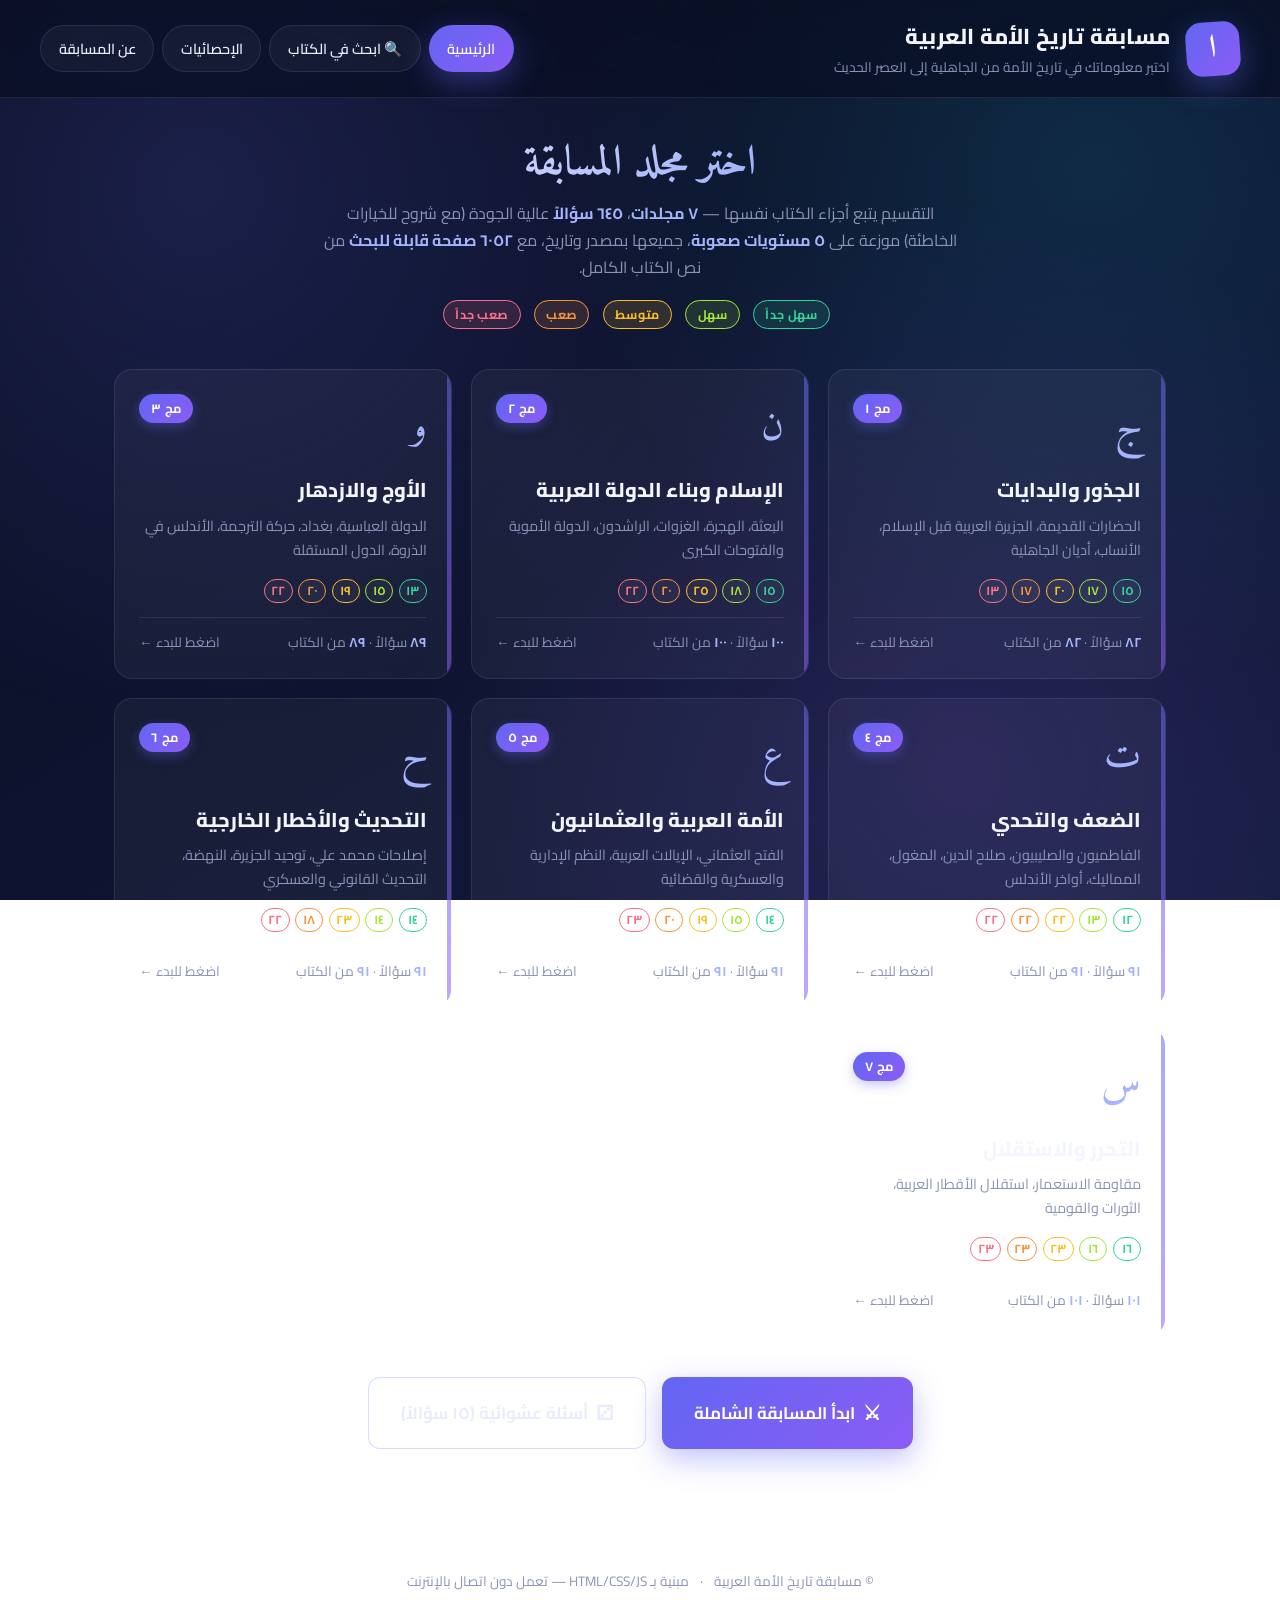
<file: index.html>
<!DOCTYPE html>
<html lang="ar" dir="rtl">
<head>
  <meta charset="UTF-8" />
  <meta name="viewport" content="width=device-width, initial-scale=1.0" />
  <title>مسابقة تاريخ الأمة العربية</title>
  <link rel="preconnect" href="https://fonts.googleapis.com" />
  <link rel="preconnect" href="https://fonts.gstatic.com" crossorigin />
  <link href="https://fonts.googleapis.com/css2?family=Amiri:wght@400;700&family=Cairo:wght@400;600;700;900&display=swap" rel="stylesheet" />
  <link rel="stylesheet" href="styles.css" />
</head>
<body>
  <div class="bg-pattern"></div>

  <header class="site-header">
    <div class="brand">
      <div class="logo">ا</div>
      <div>
        <h1>مسابقة تاريخ الأمة العربية</h1>
        <p class="subtitle">اختبر معلوماتك في تاريخ الأمة من الجاهلية إلى العصر الحديث</p>
      </div>
    </div>
    <nav class="top-nav">
      <button class="nav-btn" id="navHome">الرئيسية</button>
      <button class="nav-btn" id="navSearch">🔍 ابحث في الكتاب</button>
      <button class="nav-btn" id="navStats">الإحصائيات</button>
      <button class="nav-btn" id="navAbout">عن المسابقة</button>
    </nav>
  </header>

  <main id="app">
    <!-- الشاشة الرئيسية -->
    <section class="screen home-screen" id="homeScreen">
      <div class="hero">
        <h2>اختر مجلد المسابقة</h2>
        <p>التقسيم يتبع أجزاء الكتاب نفسها — <strong class="hl-gold">٧ مجلدات</strong>، <strong class="hl-gold">٦٤٥ سؤالاً</strong> عالية الجودة (مع شروح للخيارات الخاطئة) موزعة على <strong class="hl-gold">٥ مستويات صعوبة</strong>، جميعها بمصدر وتاريخ، مع <strong class="hl-gold">٦٠٥٢ صفحة قابلة للبحث</strong> من نص الكتاب الكامل.</p>
        <div class="diff-legend">
          <span class="diff-badge d1">سهل جداً</span>
          <span class="diff-badge d2">سهل</span>
          <span class="diff-badge d3">متوسط</span>
          <span class="diff-badge d4">صعب</span>
          <span class="diff-badge d5">صعب جداً</span>
        </div>
      </div>

      <div class="categories" id="categories"></div>

      <div class="quick-actions">
        <button class="btn-primary btn-large" id="startAllBtn">
          <span class="btn-icon">⚔</span> ابدأ المسابقة الشاملة
        </button>
        <button class="btn-ghost btn-large" id="startRandomBtn">
          <span class="btn-icon">⚂</span> أسئلة عشوائية (١٥ سؤالاً)
        </button>
      </div>
    </section>

    <!-- شاشة الإعدادات قبل البدء -->
    <section class="screen settings-screen hidden" id="settingsScreen">
      <button class="back-btn" id="backFromSettings">→ رجوع</button>
      <h2 id="settingsTitle">إعدادات المسابقة</h2>
      <div class="settings-grid">
        <label class="setting-card">
          <span class="setting-label">عدد الأسئلة</span>
          <select id="questionCount">
            <option value="5">٥ أسئلة</option>
            <option value="10" selected>١٠ أسئلة</option>
            <option value="15">١٥ سؤالاً</option>
            <option value="20">٢٠ سؤالاً</option>
            <option value="all">جميع الأسئلة</option>
          </select>
        </label>
        <label class="setting-card">
          <span class="setting-label">الوقت لكل سؤال</span>
          <select id="timePerQuestion">
            <option value="0">بدون وقت</option>
            <option value="15">١٥ ثانية</option>
            <option value="30" selected>٣٠ ثانية</option>
            <option value="60">دقيقة</option>
          </select>
        </label>
        <label class="setting-card">
          <span class="setting-label">ترتيب الأسئلة</span>
          <select id="questionOrder">
            <option value="random" selected>عشوائي</option>
            <option value="sequential">حسب الترتيب</option>
          </select>
        </label>
        <label class="setting-card">
          <span class="setting-label">إظهار الشرح</span>
          <select id="showExplanation">
            <option value="yes" selected>نعم بعد كل إجابة</option>
            <option value="end">في النهاية فقط</option>
          </select>
        </label>
        <label class="setting-card setting-difficulty">
          <span class="setting-label">مستوى الصعوبة</span>
          <div class="difficulty-checks" id="difficultyChecks">
            <label class="diff-chip" data-d="1"><input type="checkbox" value="1" checked><span>سهل جداً</span></label>
            <label class="diff-chip" data-d="2"><input type="checkbox" value="2" checked><span>سهل</span></label>
            <label class="diff-chip" data-d="3"><input type="checkbox" value="3" checked><span>متوسط</span></label>
            <label class="diff-chip" data-d="4"><input type="checkbox" value="4" checked><span>صعب</span></label>
            <label class="diff-chip" data-d="5"><input type="checkbox" value="5" checked><span>صعب جداً</span></label>
          </div>
        </label>
        <label class="setting-card">
          <span class="setting-label">مصدر الأسئلة</span>
          <select id="sourceFilter">
            <option value="any" selected>الكل (مع وبدون مصدر)</option>
            <option value="book">من الكتاب فقط</option>
            <option value="general">عامة فقط</option>
          </select>
        </label>
        <label class="setting-card">
          <span class="setting-label">وضع اللعب</span>
          <select id="playMode">
            <option value="single" selected>لاعب واحد</option>
            <option value="multi">متسابقون (٢-١٠)</option>
          </select>
        </label>
      </div>

      <div class="players-setup hidden" id="playersSetup">
        <div class="players-head">
          <span class="setting-label">عدد المتسابقين</span>
          <select id="playerCount">
            <option value="2" selected>٢</option>
            <option value="3">٣</option>
            <option value="4">٤</option>
            <option value="5">٥</option>
            <option value="6">٦</option>
            <option value="7">٧</option>
            <option value="8">٨</option>
            <option value="9">٩</option>
            <option value="10">١٠</option>
          </select>
        </div>
        <div class="player-names" id="playerNames"></div>
        <p class="players-hint">يتناوب المتسابقون على نفس الجهاز؛ يحصل كل لاعب على عدد متساوٍ من الأسئلة بالتناوب، وتُحسب نقاطه من إجاباته الصحيحة.</p>
      </div>

      <button class="btn-primary btn-large center-btn" id="beginQuizBtn">ابدأ الآن ←</button>
    </section>

    <!-- شاشة المسابقة -->
    <section class="screen quiz-screen hidden" id="quizScreen">
      <div class="quiz-top">
        <div class="quiz-meta">
          <span class="badge" id="categoryBadge">—</span>
          <span class="meta-pill"><span id="qIndex">1</span> / <span id="qTotal">10</span></span>
          <span class="meta-pill score-pill">النقاط: <strong id="liveScore">0</strong></span>
        </div>
        <div class="timer-wrap hidden" id="timerWrap">
          <div class="timer-ring"><span id="timerText">30</span></div>
        </div>
      </div>

      <div class="progress"><div class="progress-fill" id="progressFill"></div></div>

      <div class="turn-banner hidden" id="turnBanner">
        <span class="turn-label">دور المتسابق</span>
        <span class="turn-name" id="turnName">—</span>
        <span class="turn-score" id="turnScore">٠ نقطة</span>
      </div>

      <article class="question-card">
        <div class="question-num" id="questionNumber">السؤال ١</div>
        <h3 class="question-text" id="questionText">—</h3>
        <div class="options" id="options"></div>
        <div class="explanation hidden" id="explanationBox">
          <div class="exp-label">الشرح</div>
          <p id="explanationText">—</p>
          <div class="wrongs-box hidden" id="wrongsBox"></div>
          <div class="exp-meta" id="explanationMeta"></div>
          <div class="deep-dive" id="deepDive"></div>
        </div>
        <div class="quiz-controls">
          <button class="btn-ghost" id="skipBtn">تخطي</button>
          <button class="btn-primary" id="nextBtn" disabled>التالي ←</button>
        </div>
      </article>
    </section>

    <!-- شاشة النتيجة -->
    <section class="screen result-screen hidden" id="resultScreen">
      <div class="leaderboard-card hidden" id="leaderboardCard">
        <div class="result-icon">🏆</div>
        <h2>لوحة الترتيب النهائية</h2>
        <p class="result-summary" id="leaderboardSummary">—</p>
        <ol class="leaderboard" id="leaderboard"></ol>
        <div class="result-actions">
          <button class="btn-primary" id="lbRetryBtn">مباراة جديدة</button>
          <button class="btn-ghost" id="lbHomeBtn">العودة للرئيسية</button>
        </div>
      </div>

      <div class="result-card" id="singleResultCard">
        <div class="result-icon" id="resultIcon">★</div>
        <h2 id="resultTitle">أحسنت!</h2>
        <p class="result-summary" id="resultSummary">—</p>
        <div class="big-score"><span id="finalScore">0</span><span class="big-sep">/</span><span id="finalTotal">0</span></div>
        <div class="result-stats">
          <div class="stat"><div class="stat-num" id="statCorrect">0</div><div class="stat-label">إجابة صحيحة</div></div>
          <div class="stat"><div class="stat-num" id="statWrong">0</div><div class="stat-label">إجابة خاطئة</div></div>
          <div class="stat"><div class="stat-num" id="statSkipped">0</div><div class="stat-label">تم تخطيها</div></div>
          <div class="stat"><div class="stat-num" id="statPercent">٠٪</div><div class="stat-label">النسبة المئوية</div></div>
        </div>
        <div class="result-actions">
          <button class="btn-primary" id="reviewBtn">مراجعة الإجابات</button>
          <button class="btn-ghost" id="retryBtn">إعادة المحاولة</button>
          <button class="btn-ghost" id="homeBtn">العودة للرئيسية</button>
        </div>
      </div>
      <section class="review-list hidden" id="reviewList"></section>
    </section>

    <!-- شاشة الإحصائيات -->
    <section class="screen stats-screen hidden" id="statsScreen">
      <h2>سجل أدائك</h2>
      <p class="muted">يُخزَّن السجل في متصفحك فقط.</p>
      <div class="stats-overview" id="statsOverview"></div>
      <h3>آخر المحاولات</h3>
      <div class="history" id="historyList"></div>
      <button class="btn-ghost" id="clearHistoryBtn">مسح السجل</button>
    </section>

    <!-- شاشة البحث في الكتاب -->
    <section class="screen search-screen hidden" id="searchScreen">
      <h2>ابحث في الكتاب المرجع</h2>
      <p class="muted">يبحث في النص المستخرَج آلياً من المجلدات العشرة (<span id="searchTotalPages">—</span> صفحة). أدخل كلمة أو عبارة وستظهر الصفحات التي تحويها مع تظليل الكلمات المطابقة.</p>

      <div class="search-box">
        <input type="text" id="searchInput" class="search-input" placeholder="مثال: حطين، عبد الرحمن الداخل، سايكس-بيكو، الأزهر..." autocomplete="off" />
        <button class="btn-primary" id="searchBtn">بحث</button>
      </div>

      <div class="search-filters">
        <label class="setting-label" style="margin-bottom:0.4rem">حصر البحث في مجلد:</label>
        <div class="vol-filters" id="volFilters"></div>
      </div>

      <div class="search-summary" id="searchSummary"></div>
      <div class="search-results" id="searchResults"></div>
    </section>

    <!-- شاشة عن المسابقة -->
    <section class="screen about-screen hidden" id="aboutScreen">
      <h2>عن المسابقة</h2>
      <p>
        هذه المسابقة مستوحاة من <strong>«الكتاب المرجع في تاريخ الأمة العربية»</strong>،
        وتغطي أبرز محطات تاريخ الأمة العربية منذ ما قبل الإسلام مروراً بالخلافة الراشدة
        والدول الأموية والعباسية والأندلسية والفاطمية والأيوبية والمملوكية، وصولاً إلى
        العصر العثماني والنهضة العربية الحديثة.
      </p>
      <h3>كيف تعمل المسابقة؟</h3>
      <ul>
        <li>اختر فئة من الفئات السبع، أو شغّل المسابقة الشاملة.</li>
        <li>اضبط عدد الأسئلة والمؤقت من شاشة الإعدادات.</li>
        <li>كل سؤال يحتوي على أربعة خيارات وإجابة واحدة صحيحة.</li>
        <li>يظهر شرح موجز بعد كل إجابة (يمكن تأجيله للنهاية).</li>
        <li>يُحفظ سجلّ المحاولات محلياً في المتصفح.</li>
      </ul>
      <h3>المصدر</h3>
      <p>
        تمّ استخراج نص الكتاب آلياً عبر تحويل الـ PDF إلى صور بدقة ٢٠٠ نقطة/إنش
        (<code>pdftoppm</code>) ثم تشغيل محرك Tesseract OCR مع نموذج اللغة العربية
        (<code>ara.traineddata</code>) على عشرة مجلدات بالتوازي. النصوص الناتجة محفوظة في
        مجلد <code>ocr_output/</code>.
      </p>
      <p>
        ٣٤ سؤالاً من المسابقة مأخوذة حرفياً من نصّ الكتاب وتُعرض مع شارة
        <span class="src-tag">من الكتاب · مجX صY</span>
        تشير إلى رقم المجلد والصفحة. باقي الأسئلة مبنية على المعرفة التاريخية العامة
        لتغطية الفترات التي لم يصل إليها نطاق الاستخراج (الصفحات ٥٠-٢٠٠ من كل مجلد).
      </p>
    </section>
  </main>

  <!-- نافذة قراءة الصفحة -->
  <div class="page-overlay hidden" id="pageOverlay">
    <div class="page-modal" role="dialog" aria-labelledby="pageTitle">
      <header class="page-modal-header">
        <div class="page-modal-meta">
          <span class="result-vol" id="pageVol">—</span>
          <span class="result-title" id="pageTitle">—</span>
          <span class="result-page" id="pagePage">—</span>
        </div>
        <button class="page-close" id="pageClose" aria-label="إغلاق">✕</button>
      </header>
      <div class="page-modal-body" id="pageBody">—</div>
      <footer class="page-modal-nav">
        <button class="btn-ghost" id="pagePrev">← الصفحة السابقة</button>
        <span class="page-counter" id="pageCounter">—</span>
        <button class="btn-ghost" id="pageNext">الصفحة التالية →</button>
      </footer>
    </div>
  </div>

  <footer class="site-footer">
    <span>© مسابقة تاريخ الأمة العربية</span>
    <span class="dot">·</span>
    <span>مبنية بـ HTML/CSS/JS — تعمل دون اتصال بالإنترنت</span>
  </footer>

  <script src="questions.js"></script>
  <script src="concepts.js"></script>
  <script src="app.js"></script>
</body>
</html>
</file>
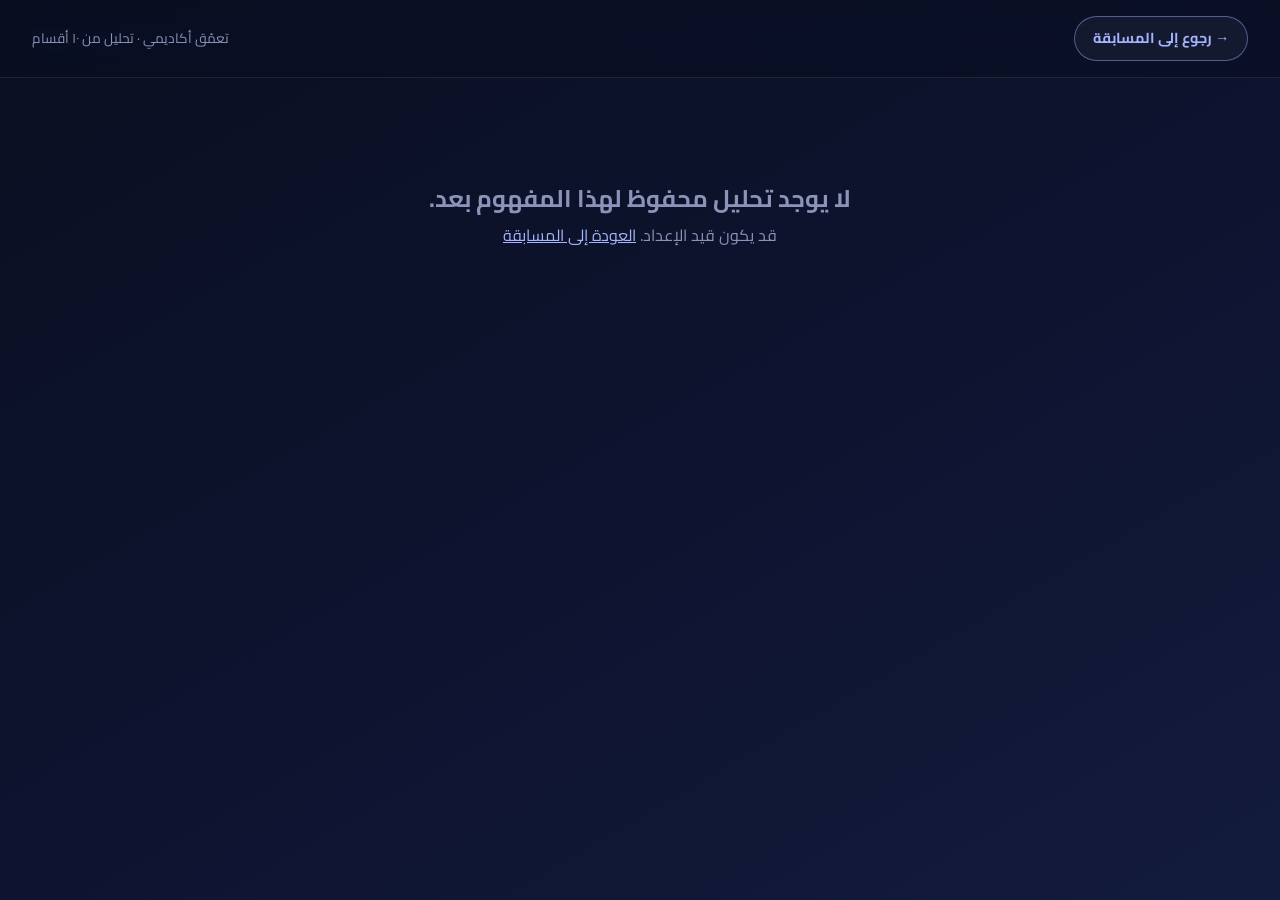
<file: concept.html>
<!DOCTYPE html>
<html lang="ar" dir="rtl">
<head>
  <meta charset="UTF-8" />
  <meta name="viewport" content="width=device-width, initial-scale=1.0" />
  <title>تعمّق أكاديمي — مسابقة تاريخ الأمة العربية</title>
  <link rel="preconnect" href="https://fonts.googleapis.com" />
  <link rel="preconnect" href="https://fonts.gstatic.com" crossorigin />
  <link href="https://fonts.googleapis.com/css2?family=Amiri:wght@400;700&family=Cairo:wght@400;600;700;900&display=swap" rel="stylesheet" />
  <style>
    :root{
      --bg-1:#0a0f20; --bg-2:#0e1430; --bg-3:#131b3c;
      --accent:#6366f1; --accent-soft:#a5b4fc; --accent-cyan:#22d3ee;
      --accent-grad:linear-gradient(135deg,#6366f1 0%,#8b5cf6 100%);
      --cream:#e9edfb; --sand:#f3f6ff; --muted:#8b93b8;
      --line:rgba(255,255,255,.09); --line-strong:rgba(165,180,252,.45);
      --glass:rgba(255,255,255,.045);
    }
    *{box-sizing:border-box;margin:0;padding:0}
    body{
      font-family:'Cairo','Segoe UI',sans-serif;
      background:linear-gradient(150deg,var(--bg-1),var(--bg-2) 55%,var(--bg-3));
      background-attachment:fixed; color:var(--cream); min-height:100vh; line-height:1.85;
    }
    .topbar{
      position:sticky; top:0; z-index:5;
      display:flex; align-items:center; justify-content:space-between; gap:1rem; flex-wrap:wrap;
      padding:1rem 2rem; border-bottom:1px solid var(--line);
      background:rgba(10,15,32,.72); backdrop-filter:blur(16px) saturate(140%);
    }
    .back-link{
      display:inline-flex; align-items:center; gap:.45rem; text-decoration:none;
      background:var(--glass); border:1px solid var(--line-strong); color:var(--accent-soft);
      font-weight:700; font-size:.9rem; padding:.5rem 1.1rem; border-radius:999px; transition:all .2s;
    }
    .back-link:hover{background:var(--accent-grad); color:#fff; border-color:transparent}
    .brand{color:var(--muted); font-size:.85rem}
    .wrap{max-width:1100px; margin:0 auto; padding:2.2rem 1.3rem 4rem}
    .hero{ text-align:center; margin-bottom:2rem }
    .hero .badge{
      display:inline-block; background:var(--accent-grad); color:#fff; font-weight:700;
      font-size:.8rem; padding:.25rem .9rem; border-radius:999px; margin-bottom:.8rem;
    }
    .hero h1{
      font-family:'Amiri',serif; font-size:2.5rem; line-height:1.25; margin-bottom:.4rem;
      background:linear-gradient(120deg,#fff,var(--accent-soft) 60%,var(--accent-cyan));
      -webkit-background-clip:text; background-clip:text; color:transparent;
    }
    .hero .sub-en{ font-size:1.05rem; color:var(--sand); direction:ltr; margin-bottom:.2rem }
    .hero .tagline{ color:var(--muted); font-size:.95rem }
    table{ width:100%; border-collapse:collapse; background:var(--glass);
      border:1px solid var(--line); border-radius:18px; overflow:hidden }
    thead th{ padding:.85rem 1.2rem; background:rgba(99,102,241,.16);
      font-size:1rem; color:var(--sand); font-weight:800 }
    thead th.en{ text-align:left } thead th.ar{ text-align:right }
    tbody tr{ border-top:1px solid var(--line) }
    tbody tr:nth-child(even){ background:rgba(255,255,255,.02) }
    td{ vertical-align:top; padding:1.1rem 1.3rem; width:50%; font-size:.96rem }
    td.en{ text-align:left; direction:ltr; border-left:1px solid var(--line) }
    td.ar{ text-align:right; direction:rtl }
    .sec-title{ font-weight:800; color:var(--accent-soft); margin-bottom:.7rem; font-size:1.02rem }
    .bullet{ margin-top:10px }
    .bullet:first-of-type{ margin-top:0 }
    .bullet b{ color:var(--sand) }
    .subitem{ margin-top:6px; padding-inline-start:14px; color:var(--cream) }
    td.en .subitem{ padding-left:14px } td.ar .subitem{ padding-right:14px }
    i{ color:var(--accent-cyan); font-style:italic }
    .notfound{ text-align:center; padding:4rem 1rem; color:var(--muted) }
    .notfound a{ color:var(--accent-soft) }
    .footer{ text-align:center; color:var(--muted); font-size:.82rem; margin-top:2.5rem; padding-top:1.2rem; border-top:1px solid var(--line) }
    @media(max-width:760px){
      table,thead,tbody,tr,td{ display:block; width:100% }
      thead{ display:none }
      td.en{ border-left:none; border-bottom:1px dashed var(--line) }
      tbody tr{ padding:.4rem 0 }
      .hero h1{ font-size:1.9rem }
    }
  </style>
</head>
<body>
  <div class="topbar">
    <a class="back-link" href="index.html">→ رجوع إلى المسابقة</a>
    <span class="brand">تعمّق أكاديمي · تحليل من ١٠ أقسام</span>
  </div>
  <div class="wrap" id="wrap"></div>

  <script src="concepts.js"></script>
  <script>
    (function(){
      var params = new URLSearchParams(location.search);
      var slug = params.get('c');
      var data = (window.CONCEPTS || {})[slug];
      var wrap = document.getElementById('wrap');

      if (!data) {
        wrap.innerHTML = '<div class="notfound"><h2>لا يوجد تحليل محفوظ لهذا المفهوم بعد.</h2>' +
          '<p>قد يكون قيد الإعداد. <a href="index.html">العودة إلى المسابقة</a></p></div>';
        document.title = 'غير موجود — تعمّق أكاديمي';
        return;
      }

      document.title = data.title_ar + ' — تعمّق أكاديمي';

      function renderCol(arr){
        var html = '';
        arr.forEach(function(bk){
          html += '<div class="bullet">' +
            (bk.b ? '<b>• ' + bk.b + ':</b> ' : '• ') + (bk.t || '');
          if (bk.items && bk.items.length){
            bk.items.forEach(function(it){ html += '<div class="subitem">' + it + '</div>'; });
          }
          html += '</div>';
        });
        return html;
      }

      var rows = data.sections.map(function(s){
        return '<tr>' +
          '<td class="en"><div class="sec-title">' + s.title_en + '</div>' + renderCol(s.en) + '</td>' +
          '<td class="ar"><div class="sec-title">' + s.title_ar + '</div>' + renderCol(s.ar) + '</td>' +
          '</tr>';
      }).join('');

      wrap.innerHTML =
        '<div class="hero">' +
          '<span class="badge">🎓 تحليل أكاديمي شامل</span>' +
          '<h1>' + data.title_ar + '</h1>' +
          '<div class="sub-en">' + data.title_en + '</div>' +
          (data.tagline_ar ? '<div class="tagline">' + data.tagline_ar + '</div>' : '') +
        '</div>' +
        '<table><thead><tr><th class="en">English</th><th class="ar">العربية</th></tr></thead>' +
        '<tbody>' + rows + '</tbody></table>' +
        '<div class="footer">المحتوى مُعدٌّ مسبقاً وفق قالب التحليل المعرفي العشاري · مع توثيق أكاديمي.</div>';
    })();
  </script>
</body>
</html>
</file>
<file: styles.css>
:root {
  /* base surfaces */
  --bg-1: #0a0f20;
  --bg-2: #0e1430;
  --bg-3: #131b3c;
  --panel: #131a33;

  /* accent: indigo → violet, with a cyan spark */
  --accent: #6366f1;
  --accent-soft: #a5b4fc;
  --accent-deep: #4f46e5;
  --accent-cyan: #22d3ee;
  --accent-grad: linear-gradient(135deg, #6366f1 0%, #8b5cf6 100%);
  --accent-grad-bright: linear-gradient(135deg, #22d3ee 0%, #6366f1 55%, #8b5cf6 100%);

  /* text */
  --cream: #e9edfb;        /* primary text */
  --sand: #f3f6ff;         /* brighter text */
  --muted: #8b93b8;        /* secondary text */
  --on-accent: #ffffff;    /* text on solid accent */
  --ink: #0a0f20;          /* dark text, rare */

  /* lines & glass */
  --line: rgba(255, 255, 255, 0.09);
  --line-strong: rgba(165, 180, 252, 0.45);
  --glass: rgba(255, 255, 255, 0.045);
  --glass-2: rgba(255, 255, 255, 0.07);

  /* semantic */
  --green: #34d399;
  --green-bg: rgba(52, 211, 153, 0.14);
  --red: #fb7185;
  --red-bg: rgba(251, 113, 133, 0.14);

  /* effects */
  --shadow-lg: 0 24px 70px rgba(2, 6, 23, 0.55);
  --shadow-md: 0 12px 34px rgba(2, 6, 23, 0.4);
  --glow: 0 10px 30px rgba(99, 102, 241, 0.4);
  --radius: 18px;
  --radius-sm: 12px;
}

* { box-sizing: border-box; margin: 0; padding: 0; }

html { scroll-behavior: smooth; }

body {
  font-family: 'Cairo', 'Segoe UI', sans-serif;
  background: linear-gradient(150deg, var(--bg-1) 0%, var(--bg-2) 55%, var(--bg-3) 100%);
  background-attachment: fixed;
  color: var(--cream);
  min-height: 100vh;
  line-height: 1.7;
  overflow-x: hidden;
}

.bg-pattern {
  position: fixed;
  inset: 0;
  background-image:
    radial-gradient(circle at 15% 20%, rgba(99, 102, 241, 0.18) 0%, transparent 42%),
    radial-gradient(circle at 85% 18%, rgba(34, 211, 238, 0.12) 0%, transparent 40%),
    radial-gradient(circle at 75% 85%, rgba(139, 92, 246, 0.16) 0%, transparent 45%);
  pointer-events: none;
  z-index: 0;
  animation: bgDrift 26s ease-in-out infinite alternate;
}
@keyframes bgDrift {
  from { transform: translate3d(0, 0, 0) scale(1); }
  to   { transform: translate3d(0, -2%, 0) scale(1.06); }
}

.site-header {
  position: sticky;
  top: 0;
  z-index: 20;
  display: flex;
  justify-content: space-between;
  align-items: center;
  padding: 1.1rem 2.5rem;
  border-bottom: 1px solid var(--line);
  background: rgba(10, 15, 32, 0.72);
  backdrop-filter: blur(16px) saturate(140%);
  -webkit-backdrop-filter: blur(16px) saturate(140%);
  flex-wrap: wrap;
  gap: 1rem;
}

.brand { display: flex; align-items: center; gap: 1rem; }

.logo {
  width: 54px; height: 54px;
  background: var(--accent-grad);
  border-radius: 16px;
  display: grid; place-items: center;
  font-family: 'Amiri', serif;
  font-size: 2rem;
  font-weight: 700;
  color: var(--on-accent);
  box-shadow: var(--glow);
  rotate: -4deg;
}

.site-header h1 {
  font-size: 1.35rem;
  color: var(--sand);
  font-weight: 800;
  letter-spacing: 0.2px;
}

.subtitle {
  color: var(--muted);
  font-size: 0.85rem;
  margin-top: 2px;
}

.top-nav { display: flex; gap: 0.5rem; flex-wrap: wrap; }

.nav-btn {
  background: var(--glass);
  border: 1px solid var(--line);
  color: var(--cream);
  padding: 0.55rem 1.1rem;
  border-radius: 999px;
  font-family: inherit;
  font-size: 0.9rem;
  font-weight: 600;
  cursor: pointer;
  transition: all 0.2s ease;
}

.nav-btn:hover { border-color: var(--line-strong); color: var(--sand); background: var(--glass-2); transform: translateY(-1px); }
.nav-btn.active { background: var(--accent-grad); color: var(--on-accent); border-color: transparent; box-shadow: var(--glow); }

main {
  position: relative;
  z-index: 1;
  max-width: 1100px;
  margin: 0 auto;
  padding: 2.5rem 1.5rem 4rem;
}

.screen { animation: fadeIn 0.45s cubic-bezier(0.22, 1, 0.36, 1); }
.hidden { display: none !important; }

@keyframes fadeIn {
  from { opacity: 0; transform: translateY(10px); }
  to { opacity: 1; transform: translateY(0); }
}

.hero { text-align: center; margin-bottom: 2.5rem; }
.hero h2 {
  font-family: 'Amiri', serif;
  font-size: 2.6rem;
  line-height: 1.25;
  margin-bottom: 0.6rem;
  background: linear-gradient(120deg, #ffffff 0%, var(--accent-soft) 60%, var(--accent-cyan) 100%);
  -webkit-background-clip: text;
  background-clip: text;
  color: transparent;
}
.hero p { color: var(--muted); max-width: 640px; margin: 0 auto; }
.hl-gold { color: var(--accent-soft); font-weight: 700; }
.diff-legend {
  display: inline-flex; gap: 0.4rem; flex-wrap: wrap;
  justify-content: center; margin-top: 1.2rem;
}

.categories {
  display: grid;
  grid-template-columns: repeat(auto-fill, minmax(260px, 1fr));
  gap: 1.2rem;
  margin-bottom: 2.5rem;
}

.cat-card {
  background: var(--glass);
  border: 1px solid var(--line);
  border-radius: var(--radius);
  padding: 1.5rem;
  cursor: pointer;
  transition: transform 0.25s ease, border-color 0.25s ease, box-shadow 0.25s ease, background 0.25s ease;
  position: relative;
  overflow: hidden;
  text-align: right;
}

.cat-card::before {
  content: '';
  position: absolute;
  top: 0; right: 0;
  width: 4px; height: 100%;
  background: var(--accent-grad);
  opacity: 0.55;
  transition: opacity 0.25s, width 0.25s;
}

.cat-header {
  display: flex;
  justify-content: space-between;
  align-items: flex-start;
  margin-bottom: 0.2rem;
}

.vol-tag {
  background: var(--accent-grad);
  color: var(--on-accent);
  font-family: 'Cairo', sans-serif;
  font-size: 0.8rem;
  font-weight: 700;
  padding: 0.22rem 0.75rem;
  border-radius: 999px;
  letter-spacing: 0.3px;
  white-space: nowrap;
  box-shadow: 0 4px 12px rgba(99, 102, 241, 0.35);
}

.cat-card:hover {
  transform: translateY(-4px);
  border-color: var(--line-strong);
  background: var(--glass-2);
  box-shadow: var(--shadow-md);
}

.cat-card:hover::before { opacity: 1; width: 6px; }

.cat-icon {
  font-family: 'Amiri', serif;
  font-size: 2.5rem;
  color: var(--accent-soft);
  display: inline-block;
  margin-bottom: 0.5rem;
}

.cat-title {
  font-size: 1.25rem;
  font-weight: 800;
  color: var(--sand);
  margin-bottom: 0.4rem;
}

.cat-desc { color: var(--muted); font-size: 0.9rem; margin-bottom: 1rem; }

.cat-diff-row {
  display: flex;
  gap: 0.35rem;
  margin-bottom: 0.9rem;
  flex-wrap: wrap;
}
.d-dot {
  display: inline-flex;
  align-items: center;
  justify-content: center;
  min-width: 28px;
  height: 24px;
  padding: 0 0.4rem;
  font-size: 0.78rem;
  font-weight: 700;
  border-radius: 999px;
  border: 1px solid currentColor;
  background: rgba(255, 255, 255, 0.04);
}
.d-dot.d1 { color: #34d399; }
.d-dot.d2 { color: #a3e635; }
.d-dot.d3 { color: #fbbf24; }
.d-dot.d4 { color: #fb923c; }
.d-dot.d5 { color: #fb7185; }

.cat-meta {
  display: flex; justify-content: space-between; align-items: center;
  font-size: 0.85rem; color: var(--muted);
  padding-top: 0.8rem;
  border-top: 1px solid var(--line);
}

.cat-meta strong { color: var(--accent-soft); font-weight: 700; }

.quick-actions {
  display: flex; gap: 1rem; justify-content: center;
  flex-wrap: wrap;
  margin-top: 1rem;
}

.btn-primary, .btn-ghost {
  font-family: inherit;
  border: none;
  cursor: pointer;
  padding: 0.85rem 1.7rem;
  border-radius: var(--radius-sm);
  font-size: 1rem;
  font-weight: 700;
  transition: transform 0.2s ease, box-shadow 0.2s ease, background 0.2s ease, border-color 0.2s ease, color 0.2s ease;
  display: inline-flex;
  align-items: center;
  gap: 0.5rem;
}

.btn-primary {
  background: var(--accent-grad);
  color: var(--on-accent);
  box-shadow: var(--glow);
}
.btn-primary:hover:not(:disabled) { transform: translateY(-2px); box-shadow: 0 14px 38px rgba(99, 102, 241, 0.5); }
.btn-primary:active:not(:disabled) { transform: translateY(0); }
.btn-primary:disabled { opacity: 0.4; cursor: not-allowed; box-shadow: none; }

.btn-ghost {
  background: var(--glass);
  color: var(--cream);
  border: 1px solid var(--line-strong);
}
.btn-ghost:hover { background: var(--glass-2); color: var(--sand); border-color: var(--accent-soft); transform: translateY(-1px); }

.btn-large { padding: 1rem 2rem; font-size: 1.05rem; }
.btn-icon { font-size: 1.2em; }

.center-btn { display: block; margin: 2rem auto 0; }

.back-btn {
  background: var(--glass);
  border: 1px solid var(--line);
  color: var(--accent-soft);
  font-family: inherit;
  font-size: 0.95rem;
  font-weight: 600;
  cursor: pointer;
  margin-bottom: 1.5rem;
  padding: 0.45rem 1rem;
  border-radius: 999px;
  transition: all 0.2s;
}
.back-btn:hover { background: var(--glass-2); border-color: var(--accent-soft); }

.settings-screen h2 { color: var(--sand); font-family: 'Amiri', serif; font-size: 2rem; margin-bottom: 1.5rem; }

.settings-grid {
  display: grid;
  grid-template-columns: repeat(auto-fit, minmax(220px, 1fr));
  gap: 1rem;
}

.setting-card {
  background: var(--glass);
  border: 1px solid var(--line);
  border-radius: var(--radius);
  padding: 1.2rem;
  cursor: pointer;
  transition: border-color 0.2s, background 0.2s;
}
.setting-card:hover { border-color: var(--line-strong); background: var(--glass-2); }

.setting-label {
  display: block;
  font-size: 0.85rem;
  color: var(--muted);
  margin-bottom: 0.6rem;
}

.setting-card select {
  width: 100%;
  background: var(--bg-2);
  color: var(--cream);
  border: 1px solid var(--line-strong);
  padding: 0.65rem 0.7rem;
  border-radius: 10px;
  font-family: inherit;
  font-size: 1rem;
  cursor: pointer;
  transition: border-color 0.2s, box-shadow 0.2s;
}
.setting-card select:focus { outline: none; border-color: var(--accent); box-shadow: 0 0 0 3px rgba(99, 102, 241, 0.22); }

.quiz-top {
  display: flex; justify-content: space-between; align-items: center;
  margin-bottom: 1rem; flex-wrap: wrap; gap: 1rem;
}

.quiz-meta { display: flex; gap: 0.6rem; align-items: center; flex-wrap: wrap; }

.badge {
  background: var(--accent-grad);
  color: var(--on-accent);
  padding: 0.35rem 0.9rem;
  border-radius: 999px;
  font-size: 0.85rem;
  font-weight: 700;
  box-shadow: 0 4px 12px rgba(99, 102, 241, 0.3);
}

.meta-pill {
  background: var(--glass);
  border: 1px solid var(--line);
  padding: 0.35rem 0.9rem;
  border-radius: 999px;
  font-size: 0.9rem;
  color: var(--cream);
}
.score-pill strong { color: var(--accent-soft); font-weight: 800; }

.timer-ring {
  width: 56px; height: 56px; border-radius: 50%;
  background: conic-gradient(var(--accent) var(--p, 100%), rgba(255, 255, 255, 0.1) 0);
  display: grid; place-items: center;
  position: relative;
}
.timer-ring::before {
  content: '';
  position: absolute;
  inset: 5px;
  background: var(--bg-2);
  border-radius: 50%;
}
.timer-ring span {
  position: relative; z-index: 1;
  font-weight: 800;
  color: var(--accent-soft);
  font-size: 1rem;
}

.progress {
  height: 8px;
  background: rgba(255, 255, 255, 0.08);
  border-radius: 999px;
  overflow: hidden;
  margin-bottom: 1.5rem;
}
.progress-fill {
  height: 100%;
  background: var(--accent-grad-bright);
  transition: width 0.4s ease;
  border-radius: 999px;
}

.question-card {
  background: var(--glass);
  border: 1px solid var(--line);
  border-radius: var(--radius);
  padding: 2rem;
  box-shadow: var(--shadow-lg);
  backdrop-filter: blur(8px);
  -webkit-backdrop-filter: blur(8px);
}

.question-num {
  font-size: 0.85rem;
  color: var(--accent-soft);
  letter-spacing: 1px;
  margin-bottom: 0.6rem;
  font-weight: 700;
}

.question-num.has-source {
  color: var(--accent-cyan);
}
.question-num.has-source::after {
  content: ' ⛯';
  color: var(--accent-cyan);
}

.src-tag {
  display: inline-block;
  background: rgba(99, 102, 241, 0.16);
  color: var(--accent-soft);
  border: 1px solid var(--line-strong);
  padding: 0.1rem 0.55rem;
  border-radius: 999px;
  font-size: 0.72rem;
  margin-right: 0.5rem;
  font-weight: 600;
  vertical-align: middle;
}

/* Date + Source — inside explanation box (revealed after answer) */
.exp-meta {
  display: flex;
  flex-wrap: wrap;
  gap: 0.5rem;
  margin-top: 0.8rem;
  padding-top: 0.8rem;
  border-top: 1px dashed var(--line);
}
.meta-chip {
  display: inline-flex;
  align-items: center;
  gap: 0.35rem;
  padding: 0.35rem 0.9rem;
  border-radius: 10px;
  font-size: 0.88rem;
  font-weight: 600;
  border: 1px solid currentColor;
  background: rgba(255, 255, 255, 0.04);
}
.meta-chip.date-chip {
  color: var(--accent-cyan);
  background: rgba(34, 211, 238, 0.12);
  border-color: rgba(34, 211, 238, 0.45);
}
.meta-chip.src-chip {
  color: var(--accent-soft);
  background: rgba(99, 102, 241, 0.14);
  border-color: var(--line-strong);
}

.review-meta {
  display: flex;
  gap: 0.4rem;
  flex-wrap: wrap;
  margin: 0.4rem 0 0.6rem;
}
.review-meta .meta-chip {
  font-size: 0.78rem;
  padding: 0.2rem 0.65rem;
}

/* difficulty badges */
.diff-badge {
  display: inline-block;
  padding: 0.18rem 0.7rem;
  border-radius: 999px;
  font-size: 0.78rem;
  font-weight: 700;
  vertical-align: middle;
  margin-right: 0.45rem;
  border: 1px solid currentColor;
  letter-spacing: 0.3px;
}
.diff-badge.d1 { color: #34d399; background: rgba(52, 211, 153, 0.13); }
.diff-badge.d2 { color: #a3e635; background: rgba(163, 230, 53, 0.13); }
.diff-badge.d3 { color: #fbbf24; background: rgba(251, 191, 36, 0.14); }
.diff-badge.d4 { color: #fb923c; background: rgba(251, 146, 60, 0.14); }
.diff-badge.d5 { color: #fb7185; background: rgba(251, 113, 133, 0.14); }

/* difficulty chips inside settings */
.setting-difficulty { grid-column: 1 / -1; }
.difficulty-checks {
  display: flex;
  flex-wrap: wrap;
  gap: 0.5rem;
}
.diff-chip {
  display: inline-flex;
  align-items: center;
  gap: 0.35rem;
  padding: 0.45rem 0.95rem;
  border-radius: 999px;
  border: 2px solid var(--line);
  background: rgba(255, 255, 255, 0.03);
  cursor: pointer;
  font-size: 0.92rem;
  font-weight: 600;
  transition: all 0.18s;
  user-select: none;
}
.diff-chip input { appearance: none; width:0; height:0; margin:0; padding:0; }
.diff-chip:has(input:checked) {
  border-color: currentColor;
  transform: translateY(-1px);
}
.diff-chip[data-d="1"] { color: #34d399; }
.diff-chip[data-d="1"]:has(input:checked) { background: rgba(52, 211, 153, 0.2); }
.diff-chip[data-d="2"] { color: #a3e635; }
.diff-chip[data-d="2"]:has(input:checked) { background: rgba(163, 230, 53, 0.2); }
.diff-chip[data-d="3"] { color: #fbbf24; }
.diff-chip[data-d="3"]:has(input:checked) { background: rgba(251, 191, 36, 0.22); }
.diff-chip[data-d="4"] { color: #fb923c; }
.diff-chip[data-d="4"]:has(input:checked) { background: rgba(251, 146, 60, 0.22); }
.diff-chip[data-d="5"] { color: #fb7185; }
.diff-chip[data-d="5"]:has(input:checked) { background: rgba(251, 113, 133, 0.22); }
.diff-chip:has(input:not(:checked)) {
  opacity: 0.45;
  filter: grayscale(0.4);
}

.question-text {
  font-family: 'Amiri', serif;
  font-size: 1.65rem;
  color: var(--sand);
  margin-bottom: 1.8rem;
  line-height: 1.6;
}

.options { display: grid; gap: 0.8rem; margin-bottom: 1.5rem; }

.option {
  background: rgba(255, 255, 255, 0.035);
  border: 2px solid var(--line);
  border-radius: var(--radius-sm);
  padding: 1rem 1.2rem;
  cursor: pointer;
  font-family: inherit;
  font-size: 1.05rem;
  color: var(--cream);
  text-align: right;
  transition: all 0.2s;
  display: flex; align-items: center; gap: 1rem;
}

.option:hover:not(:disabled) {
  border-color: var(--accent);
  background: rgba(99, 102, 241, 0.12);
  transform: translateX(-4px);
}

.option-letter {
  width: 34px; height: 34px;
  display: grid; place-items: center;
  background: rgba(99, 102, 241, 0.18);
  border-radius: 10px;
  font-weight: 800;
  color: var(--accent-soft);
  font-size: 0.95rem;
  flex-shrink: 0;
}

.option.correct {
  border-color: var(--green);
  background: var(--green-bg);
}
.option.correct .option-letter { background: var(--green); color: #06251a; }

.option.wrong {
  border-color: var(--red);
  background: var(--red-bg);
}
.option.wrong .option-letter { background: var(--red); color: #3a0a14; }

.option:disabled { cursor: default; }

.explanation {
  background: rgba(99, 102, 241, 0.1);
  border-right: 3px solid var(--accent);
  padding: 1rem 1.2rem;
  border-radius: var(--radius-sm);
  margin-bottom: 1.2rem;
  animation: fadeIn 0.3s ease;
}

/* Wrong-option explanations */
.wrongs-box {
  margin-top: 0.9rem;
  padding-top: 0.9rem;
  border-top: 1px dashed var(--line);
}
.wrongs-label {
  color: var(--red);
  font-weight: 700;
  font-size: 0.88rem;
  margin-bottom: 0.5rem;
}
.wrongs-list {
  list-style: none;
  padding: 0;
  margin: 0;
  display: grid;
  gap: 0.4rem;
}
.wrongs-list li {
  background: rgba(251, 113, 133, 0.08);
  border-right: 2px solid var(--red);
  padding: 0.45rem 0.8rem;
  border-radius: 8px;
  font-size: 0.92rem;
  color: var(--cream);
  line-height: 1.7;
}
.wrongs-list li strong {
  color: var(--red);
  margin-left: 0.4rem;
  font-weight: 700;
}
.exp-label {
  color: var(--accent-soft);
  font-weight: 800;
  font-size: 0.9rem;
  margin-bottom: 0.4rem;
}
.explanation p { color: var(--cream); font-size: 0.98rem; }

.quiz-controls { display: flex; justify-content: space-between; gap: 1rem; }

/* PhD-level deep-dive academic link */
.deep-dive {
  margin-top: 0.9rem;
  padding-top: 0.9rem;
  border-top: 1px dashed var(--line);
}
.deep-dive-link {
  display: inline-flex;
  align-items: center;
  gap: 0.45rem;
  background: linear-gradient(135deg, rgba(99, 102, 241, 0.2), rgba(139, 92, 246, 0.12));
  border: 1px solid var(--line-strong);
  color: var(--accent-soft);
  font-family: inherit;
  font-weight: 700;
  font-size: 0.9rem;
  padding: 0.55rem 1.1rem;
  border-radius: 999px;
  text-decoration: none;
  transition: all 0.2s ease;
}
.deep-dive-link:hover {
  background: var(--accent-grad);
  color: var(--on-accent);
  border-color: transparent;
  box-shadow: var(--glow);
  transform: translateY(-1px);
}

/* Result */
.result-screen { text-align: center; }
.result-card {
  background: var(--glass);
  border: 1px solid var(--line);
  border-radius: var(--radius);
  padding: 3rem 2rem;
  max-width: 720px;
  margin: 0 auto;
  box-shadow: var(--shadow-md);
}

.result-icon {
  font-family: 'Amiri', serif;
  font-size: 4rem;
  color: var(--accent-soft);
  margin-bottom: 0.5rem;
}

.result-card h2 {
  font-family: 'Amiri', serif;
  font-size: 2.2rem;
  color: var(--sand);
  margin-bottom: 0.5rem;
}

.result-summary { color: var(--muted); margin-bottom: 1.5rem; }

.big-score {
  font-family: 'Cairo', sans-serif;
  font-size: 4.5rem;
  font-weight: 900;
  margin: 1.5rem 0;
  line-height: 1;
  background: var(--accent-grad-bright);
  -webkit-background-clip: text;
  background-clip: text;
  color: transparent;
}
.big-sep { color: var(--muted); margin: 0 0.4rem; -webkit-text-fill-color: var(--muted); }

.result-stats {
  display: grid;
  grid-template-columns: repeat(4, 1fr);
  gap: 1rem;
  margin: 2rem 0;
}

.stat {
  background: var(--glass);
  border: 1px solid var(--line);
  border-radius: var(--radius-sm);
  padding: 1rem;
}
.stat-num {
  font-family: 'Cairo', sans-serif;
  font-size: 1.9rem;
  color: var(--accent-soft);
  font-weight: 800;
}
.stat-label { font-size: 0.85rem; color: var(--muted); margin-top: 0.2rem; }

.result-actions { display: flex; gap: 0.8rem; justify-content: center; flex-wrap: wrap; }

.review-list {
  max-width: 900px;
  margin: 2.5rem auto 0;
  display: grid;
  gap: 1rem;
  text-align: right;
}

.review-item {
  background: var(--glass);
  border: 1px solid var(--line);
  border-radius: var(--radius-sm);
  padding: 1.2rem 1.5rem;
}
.review-item.r-correct { border-right: 4px solid var(--green); }
.review-item.r-wrong   { border-right: 4px solid var(--red); }
.review-item.r-skipped { border-right: 4px solid var(--muted); }

.review-q { font-weight: 800; color: var(--sand); margin-bottom: 0.4rem; }
.review-a { color: var(--cream); margin: 0.3rem 0; font-size: 0.95rem; }
.review-a strong.green { color: var(--green); }
.review-a strong.red { color: var(--red); }
.review-exp { color: var(--muted); font-size: 0.9rem; margin-top: 0.5rem; padding-top: 0.5rem; border-top: 1px dashed var(--line); }

/* Stats */
.stats-screen h2 { color: var(--sand); font-family: 'Amiri', serif; font-size: 2rem; margin-bottom: 0.4rem; }
.stats-screen h3 { color: var(--accent-soft); margin: 1.5rem 0 1rem; font-size: 1.2rem; }
.muted { color: var(--muted); }

.stats-overview {
  display: grid;
  grid-template-columns: repeat(auto-fit, minmax(180px, 1fr));
  gap: 1rem;
  margin: 1.5rem 0;
}
.overview-card {
  background: var(--glass);
  border: 1px solid var(--line);
  border-radius: var(--radius);
  padding: 1.2rem;
  text-align: center;
}
.overview-num {
  font-family: 'Cairo', sans-serif;
  font-size: 2.2rem;
  color: var(--accent-soft);
  font-weight: 800;
}
.overview-label { font-size: 0.85rem; color: var(--muted); }

.history { display: grid; gap: 0.6rem; margin-bottom: 1.5rem; }
.history-item {
  display: flex; justify-content: space-between; align-items: center;
  background: var(--glass);
  border: 1px solid var(--line);
  padding: 0.8rem 1.2rem;
  border-radius: var(--radius-sm);
  font-size: 0.95rem;
  transition: border-color 0.18s, background 0.18s;
}
.history-item:hover { border-color: var(--line-strong); background: var(--glass-2); }
.history-item .h-cat { color: var(--sand); font-weight: 700; }
.history-item .h-date { color: var(--muted); font-size: 0.85rem; }
.history-item .h-score { font-family: 'Cairo', sans-serif; font-size: 1.2rem; color: var(--accent-soft); font-weight: 800; }

/* About */
.about-screen { max-width: 800px; margin: 0 auto; }
.about-screen h2 { font-family: 'Amiri', serif; color: var(--sand); font-size: 2rem; margin-bottom: 1rem; }
.about-screen h3 { color: var(--accent-soft); margin: 1.5rem 0 0.8rem; font-size: 1.2rem; }
.about-screen p, .about-screen li { color: var(--cream); margin-bottom: 0.6rem; }
.about-screen ul { padding-right: 1.5rem; }
.about-screen code {
  background: rgba(99, 102, 241, 0.16);
  color: var(--accent-soft);
  padding: 0.1rem 0.4rem;
  border-radius: 6px;
  font-family: 'Consolas', monospace;
  direction: ltr;
  display: inline-block;
}

/* ═════════════ Page reader modal ═════════════ */
.page-overlay {
  position: fixed;
  inset: 0;
  background: rgba(4, 7, 18, 0.8);
  backdrop-filter: blur(8px);
  -webkit-backdrop-filter: blur(8px);
  z-index: 100;
  display: grid;
  place-items: center;
  padding: 2rem 1rem;
  animation: fadeIn 0.2s ease;
}
.page-modal {
  background: linear-gradient(160deg, var(--bg-2) 0%, var(--bg-3) 100%);
  border: 1px solid var(--line-strong);
  border-radius: 18px;
  max-width: 820px;
  width: 100%;
  max-height: 90vh;
  display: flex;
  flex-direction: column;
  box-shadow: 0 40px 90px rgba(2, 6, 23, 0.7);
  animation: modalSlide 0.25s ease;
}
@keyframes modalSlide {
  from { opacity: 0; transform: translateY(20px) scale(0.98); }
  to   { opacity: 1; transform: translateY(0)    scale(1); }
}
.page-modal-header {
  display: flex;
  justify-content: space-between;
  align-items: center;
  padding: 1rem 1.4rem;
  border-bottom: 1px solid var(--line);
  flex-wrap: wrap;
  gap: 0.5rem;
}
.page-modal-meta {
  display: flex;
  gap: 0.6rem;
  align-items: center;
  flex-wrap: wrap;
  font-size: 0.9rem;
}
.page-close {
  background: var(--glass);
  border: 1px solid var(--line);
  color: var(--cream);
  width: 36px; height: 36px;
  border-radius: 10px;
  cursor: pointer;
  font-size: 1rem;
  font-family: inherit;
  transition: all 0.18s;
}
.page-close:hover {
  background: var(--red-bg);
  border-color: var(--red);
  color: var(--red);
}
.page-modal-body {
  padding: 1.6rem 2rem;
  overflow-y: auto;
  line-height: 2.1;
  font-family: 'Amiri', serif;
  font-size: 1.15rem;
  color: var(--cream);
  background: rgba(255, 255, 255, 0.02);
  flex: 1;
  white-space: pre-wrap;
  word-wrap: break-word;
}
.page-modal-body mark {
  background: var(--accent);
  color: var(--on-accent);
  padding: 0.05em 0.25em;
  border-radius: 4px;
  font-weight: 700;
}
.page-modal-body::-webkit-scrollbar { width: 10px; }
.page-modal-body::-webkit-scrollbar-track { background: rgba(0,0,0,0.2); }
.page-modal-body::-webkit-scrollbar-thumb {
  background: rgba(165, 180, 252, 0.3);
  border-radius: 10px;
}
.page-modal-body::-webkit-scrollbar-thumb:hover { background: var(--accent); }

.page-modal-nav {
  display: flex;
  justify-content: space-between;
  align-items: center;
  padding: 0.9rem 1.4rem;
  border-top: 1px solid var(--line);
  gap: 0.6rem;
}
.page-counter {
  color: var(--muted);
  font-size: 0.9rem;
}
.page-modal-nav .btn-ghost:disabled {
  opacity: 0.35;
  cursor: not-allowed;
}

/* Make result cards clickable */
.result-card {
  cursor: pointer;
}
.result-card:hover {
  transform: translateY(-1px);
  box-shadow: var(--shadow-md);
}
.result-card .open-hint {
  color: var(--accent-soft);
  font-size: 0.8rem;
  margin-right: auto;
  opacity: 0.85;
}

/* ═════════════ Search screen ═════════════ */
.search-screen h2 {
  font-family: 'Amiri', serif;
  color: var(--sand);
  font-size: 2rem;
  margin-bottom: 0.4rem;
}

.search-box {
  display: flex;
  gap: 0.7rem;
  margin: 1.5rem 0 1rem;
}
.search-input {
  flex: 1;
  background: rgba(255, 255, 255, 0.04);
  border: 2px solid var(--line);
  color: var(--cream);
  font-family: inherit;
  font-size: 1.1rem;
  padding: 0.85rem 1.2rem;
  border-radius: var(--radius-sm);
  transition: border-color 0.2s, box-shadow 0.2s;
}
.search-input:focus {
  outline: none;
  border-color: var(--accent);
  box-shadow: 0 0 0 3px rgba(99, 102, 241, 0.22);
}
.search-input::placeholder {
  color: var(--muted);
  opacity: 0.8;
}

.search-filters {
  margin-bottom: 1.2rem;
}
.vol-filters {
  display: flex;
  gap: 0.4rem;
  flex-wrap: wrap;
}
.vol-chip {
  background: var(--glass);
  border: 1px solid var(--line);
  color: var(--muted);
  font-family: inherit;
  font-size: 0.85rem;
  padding: 0.4rem 0.9rem;
  border-radius: 999px;
  cursor: pointer;
  transition: all 0.18s;
  font-weight: 600;
}
.vol-chip:hover {
  border-color: var(--accent-soft);
  color: var(--sand);
}
.vol-chip.active {
  background: var(--accent-grad);
  color: var(--on-accent);
  border-color: transparent;
}

.search-summary {
  color: var(--muted);
  margin-bottom: 1rem;
  font-size: 0.95rem;
}
.search-summary strong { color: var(--accent-soft); }
.search-summary .loading {
  color: var(--accent-soft);
  font-weight: 600;
  display: inline-block;
  animation: pulseGold 1.4s ease-in-out infinite;
}
.search-summary .error { color: var(--red); }
@keyframes pulseGold {
  0%, 100% { opacity: 1; }
  50% { opacity: 0.5; }
}

.search-results {
  display: grid;
  gap: 0.9rem;
}
.result-card {
  background: var(--glass);
  border: 1px solid var(--line);
  border-radius: var(--radius-sm);
  padding: 1rem 1.3rem;
  transition: border-color 0.18s, background 0.18s;
}
.result-card:hover {
  border-color: var(--line-strong);
}
.result-header {
  display: flex;
  flex-wrap: wrap;
  gap: 0.5rem;
  align-items: center;
  margin-bottom: 0.6rem;
  font-size: 0.85rem;
}
.result-vol {
  background: var(--accent-grad);
  color: var(--on-accent);
  font-family: 'Cairo', sans-serif;
  font-weight: 700;
  padding: 0.2rem 0.65rem;
  border-radius: 8px;
}
.result-title {
  color: var(--accent-soft);
  font-weight: 600;
}
.result-page {
  color: var(--accent-cyan);
  background: rgba(34, 211, 238, 0.12);
  border: 1px solid rgba(34, 211, 238, 0.4);
  padding: 0.18rem 0.55rem;
  border-radius: 999px;
  font-size: 0.8rem;
}
.result-count {
  margin-right: auto;
  color: var(--accent-soft);
  font-weight: 600;
  font-size: 0.78rem;
}
.result-snippet {
  color: var(--cream);
  line-height: 1.85;
  font-size: 1rem;
}
.result-snippet mark {
  background: var(--accent);
  color: var(--on-accent);
  padding: 0.05em 0.25em;
  border-radius: 4px;
  font-weight: 700;
}

.more-results {
  text-align: center;
  color: var(--muted);
  padding: 1rem;
  font-style: italic;
  border-top: 1px dashed var(--line);
  margin-top: 0.5rem;
}

.site-footer {
  text-align: center;
  padding: 1.5rem;
  color: var(--muted);
  font-size: 0.85rem;
  border-top: 1px solid var(--line);
  margin-top: 2rem;
  position: relative;
  z-index: 1;
}
.dot { margin: 0 0.5rem; }

@media (max-width: 720px) {
  .site-header { padding: 0.9rem 1.1rem; }
  .site-header h1 { font-size: 1.05rem; }
  .subtitle { font-size: 0.72rem; }
  .logo { width: 46px; height: 46px; font-size: 1.7rem; }
  main { padding: 1.8rem 1rem 3rem; }
  .hero h2 { font-size: 1.9rem; }
  .question-card { padding: 1.3rem; }
  .question-text { font-size: 1.35rem; }
  .result-stats { grid-template-columns: repeat(2, 1fr); }
  .big-score { font-size: 3.4rem; }
  .top-nav { width: 100%; overflow-x: auto; -webkit-overflow-scrolling: touch; padding-bottom: 2px; }
  .nav-btn { white-space: nowrap; }
  .quick-actions .btn-large { width: 100%; justify-content: center; }
}

/* ═════════════ Multiplayer / contestants ═════════════ */
.players-setup {
  background: var(--glass);
  border: 1px solid var(--line);
  border-radius: var(--radius);
  padding: 1.2rem;
  margin-top: 1rem;
}
.players-head {
  display: flex;
  align-items: center;
  gap: 0.8rem;
  margin-bottom: 1rem;
}
.players-head .setting-label { margin: 0; }
.players-head select {
  background: var(--bg-2);
  color: var(--cream);
  border: 1px solid var(--line-strong);
  padding: 0.5rem 0.9rem;
  border-radius: 10px;
  font-family: inherit;
  font-size: 1rem;
  cursor: pointer;
}
.player-names {
  display: grid;
  grid-template-columns: repeat(auto-fill, minmax(180px, 1fr));
  gap: 0.7rem;
}
.player-name-row {
  display: flex;
  align-items: center;
  gap: 0.5rem;
}
.player-name-row .pnum {
  width: 28px; height: 28px;
  display: grid; place-items: center;
  background: var(--accent-grad);
  color: var(--on-accent);
  border-radius: 50%;
  font-weight: 800;
  font-size: 0.85rem;
  flex-shrink: 0;
}
.player-name-row input {
  flex: 1;
  background: var(--bg-2);
  color: var(--cream);
  border: 1px solid var(--line-strong);
  padding: 0.55rem 0.8rem;
  border-radius: 10px;
  font-family: inherit;
  font-size: 0.95rem;
}
.player-name-row input:focus {
  outline: none;
  border-color: var(--accent);
  box-shadow: 0 0 0 3px rgba(99, 102, 241, 0.2);
}
.players-hint {
  color: var(--muted);
  font-size: 0.85rem;
  margin-top: 0.9rem;
  line-height: 1.6;
}

/* turn banner */
.turn-banner {
  display: flex;
  align-items: center;
  gap: 0.8rem;
  background: linear-gradient(135deg, rgba(99, 102, 241, 0.22), rgba(139, 92, 246, 0.12));
  border: 1px solid var(--line-strong);
  border-radius: var(--radius-sm);
  padding: 0.7rem 1.2rem;
  margin-bottom: 1.2rem;
  animation: fadeIn 0.3s ease;
}
.turn-label { color: var(--muted); font-size: 0.9rem; }
.turn-name {
  color: var(--sand);
  font-family: 'Amiri', serif;
  font-size: 1.5rem;
  font-weight: 700;
  flex: 1;
}
.turn-score {
  background: rgba(255, 255, 255, 0.06);
  border: 1px solid var(--line);
  color: var(--cream);
  padding: 0.3rem 0.8rem;
  border-radius: 999px;
  font-size: 0.9rem;
  font-weight: 600;
}

/* leaderboard */
.leaderboard-card {
  background: var(--glass);
  border: 1px solid var(--line);
  border-radius: var(--radius);
  padding: 2.5rem 2rem;
  max-width: 720px;
  margin: 0 auto;
  text-align: center;
  box-shadow: var(--shadow-md);
}
.leaderboard-card h2 {
  font-family: 'Amiri', serif;
  font-size: 2.2rem;
  color: var(--sand);
  margin-bottom: 0.4rem;
}
.leaderboard {
  list-style: none;
  padding: 0;
  margin: 1.5rem 0;
  display: grid;
  gap: 0.7rem;
  text-align: right;
}
.lb-row {
  display: flex;
  align-items: center;
  gap: 1rem;
  background: var(--glass);
  border: 1px solid var(--line);
  border-radius: var(--radius-sm);
  padding: 0.9rem 1.2rem;
  transition: transform 0.18s;
}
.lb-row.rank-1 {
  border-color: var(--accent-soft);
  background: linear-gradient(135deg, rgba(99, 102, 241, 0.24), rgba(139, 92, 246, 0.1));
  box-shadow: 0 8px 26px rgba(99, 102, 241, 0.3);
}
.lb-row.rank-2 { border-color: rgba(203, 213, 225, 0.45); }
.lb-row.rank-3 { border-color: rgba(34, 211, 238, 0.4); }
.lb-rank {
  width: 38px; height: 38px;
  display: grid; place-items: center;
  border-radius: 50%;
  font-family: 'Cairo', sans-serif;
  font-weight: 800;
  font-size: 1.2rem;
  background: rgba(99, 102, 241, 0.18);
  color: var(--accent-soft);
  flex-shrink: 0;
}
.lb-row.rank-1 .lb-rank { background: var(--accent-grad); color: var(--on-accent); }
.lb-medal { font-size: 1.4rem; }
.lb-name {
  flex: 1;
  font-weight: 700;
  color: var(--sand);
  font-size: 1.15rem;
}
.lb-detail { color: var(--muted); font-size: 0.85rem; }
.lb-points {
  font-family: 'Cairo', sans-serif;
  font-size: 1.6rem;
  font-weight: 800;
  color: var(--accent-soft);
}
</file>
